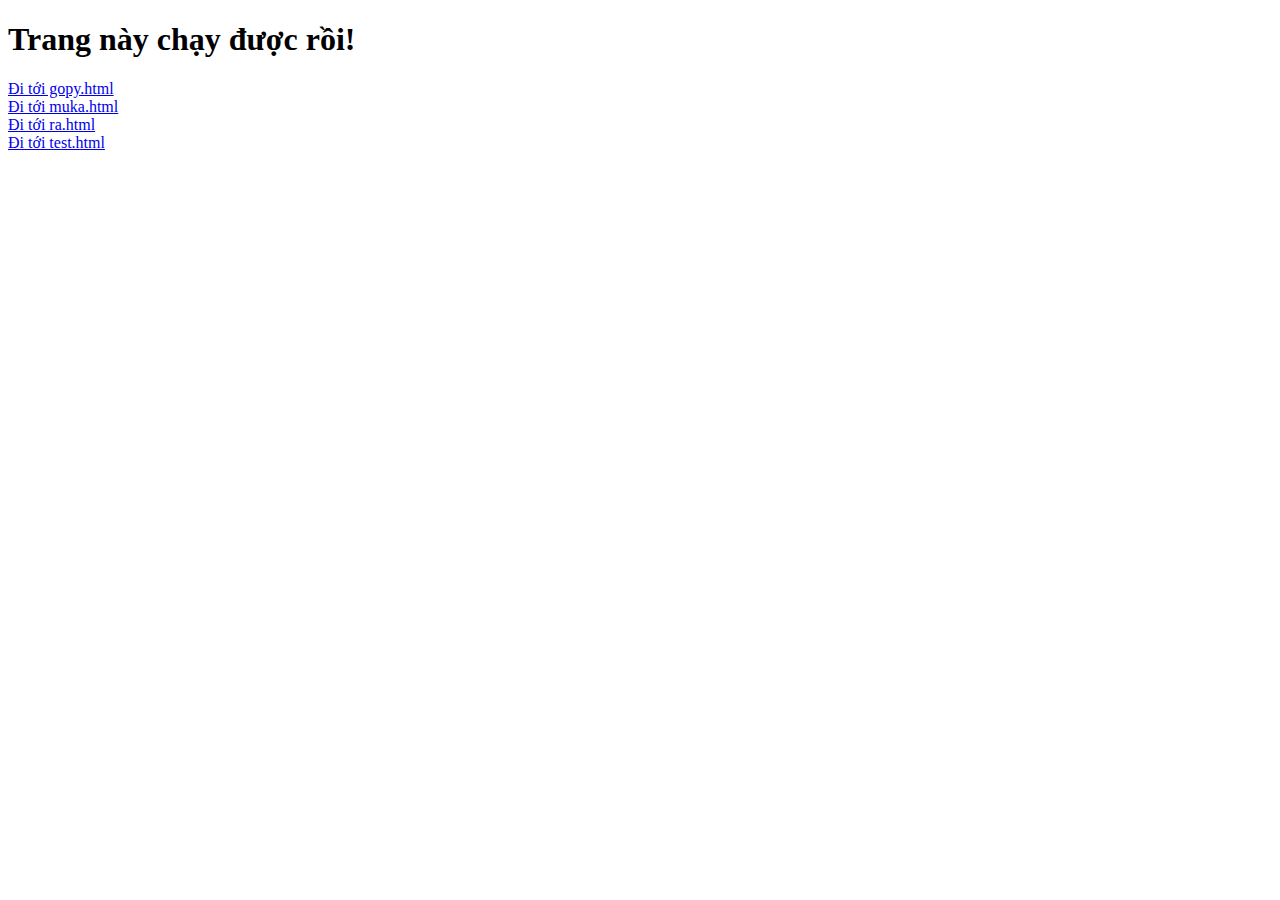
<file: Phạm Hải Đăng_1410/Đăn/index.html>
<!DOCTYPE html>
<html>
<head>
  <meta charset="UTF-8">
  <title>Dawn</title>
</head>
<body>
  <h1>Trang này chạy được rồi!</h1>
  <a href="gopy.html">Đi tới gopy.html</a><br>
  <a href="muka.html">Đi tới muka.html</a><br>
  <a href="ra.html">Đi tới ra.html</a><br>
  <a href="test.html">Đi tới test.html</a>
</body>
</html>
</file>
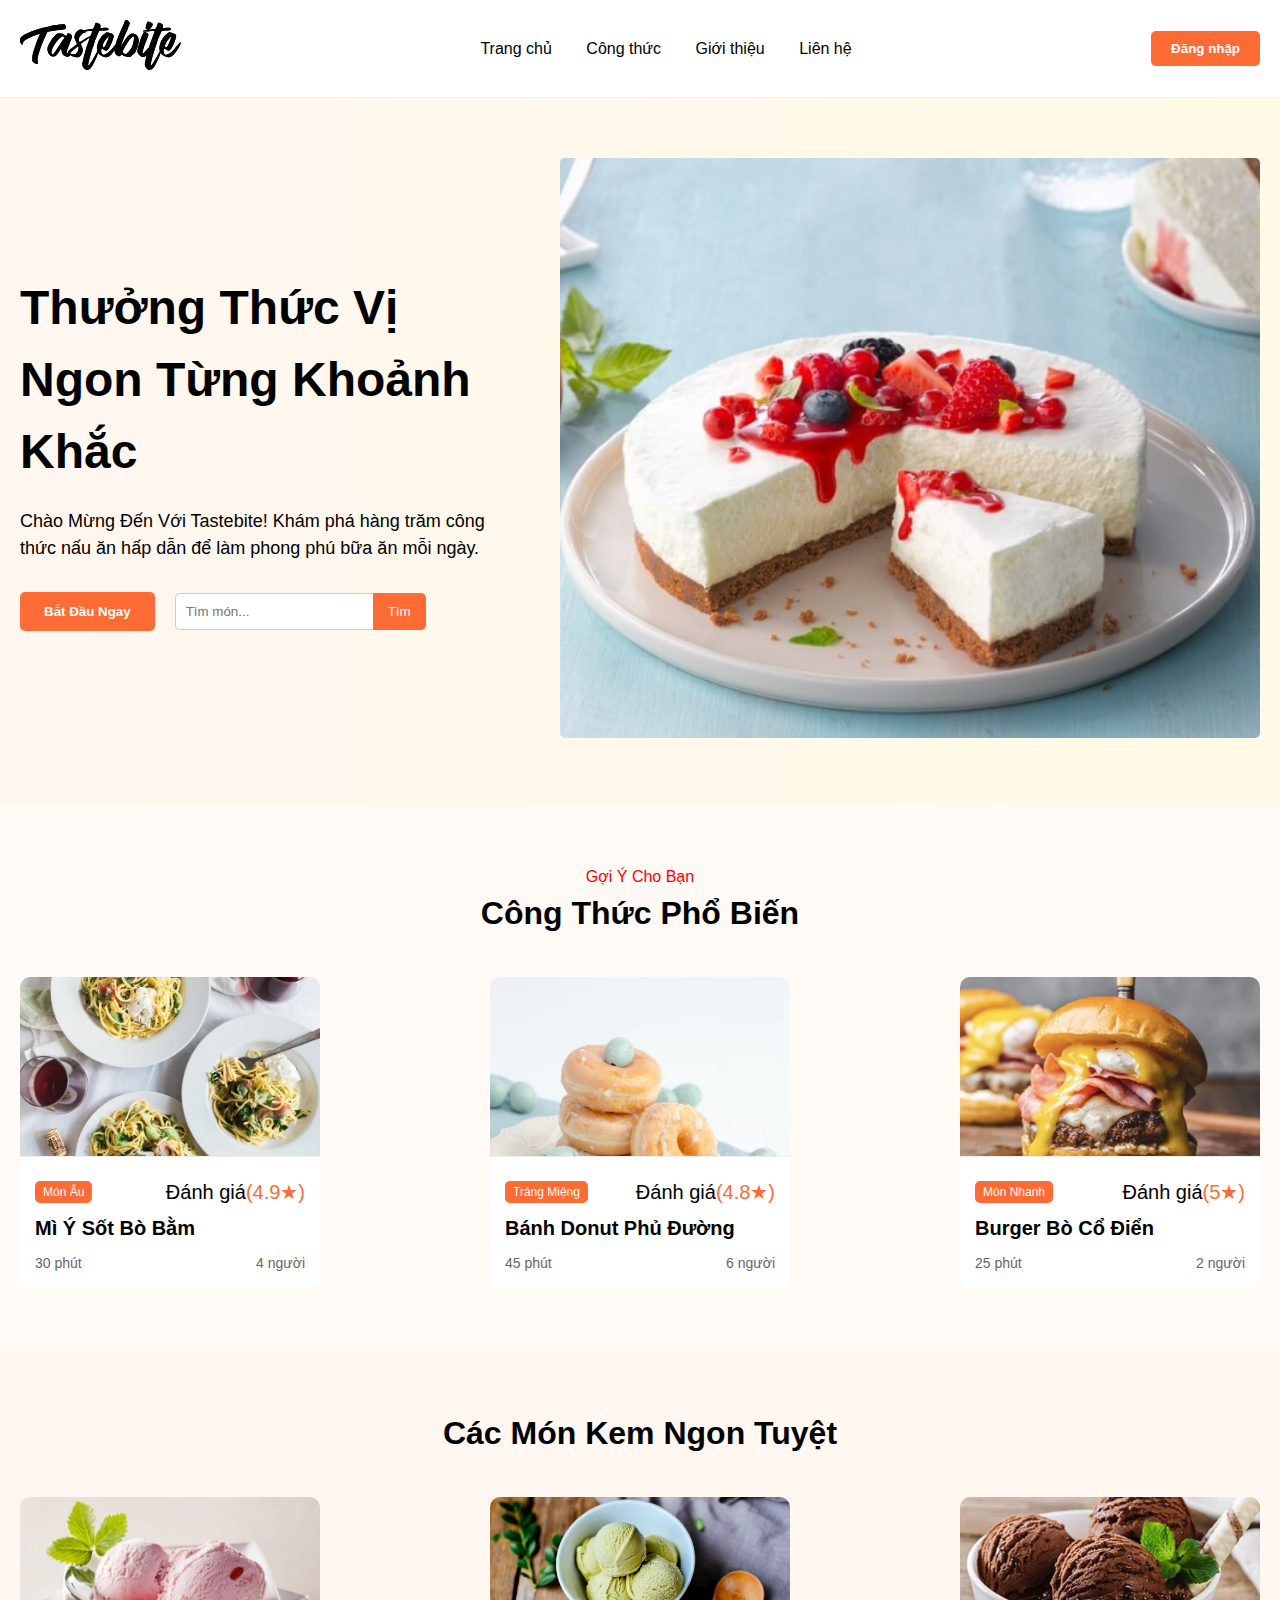
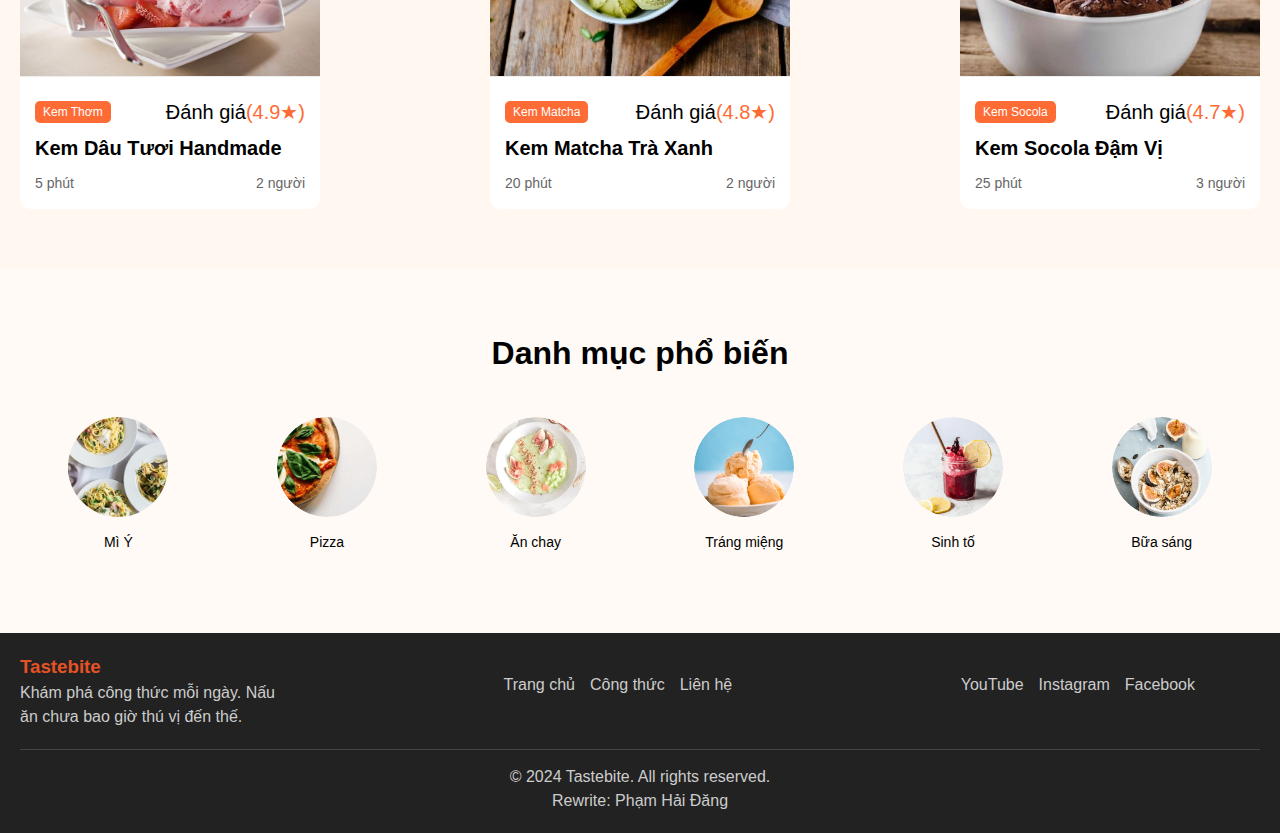
<file: Phạm Hải Đăng_1410/Tastebite.html>
<!DOCTYPE html>
<html lang="en">
<head>
    <meta charset="UTF-8">
    <meta http-equiv="X-UA-Compatible" content="IE=edge">
    <meta name="viewport" content="width=device-width, initial-scale=1.0">
    <link rel="stylesheet" href= "aca.css">
    <title> Trang Chủ WebSite </title>
</head>
<body>
    <header class= "header">

        <div class= "header-inner">

          <div class= "logo">
            <a href= "#"> <img src= "hinh/logo.svg" alt= ""/> </a>
          </div>

          <nav class= "menu">
            <a href= "/Đăn/test.html"> Trang chủ </a>
            <a href= "#"> Công thức </a>
            <a href= "#"> Giới thiệu </a>
            <a href= "#"> Liên hệ </a>
          </nav>

          <button class= "login-btn"> Đăng nhập </button>

        </div>
    </header>
    
      <section class= "banner">

        <div class= "banner-bg"> </div>

        <div class= "banner-content">

          <div class= "banner-text">
            <h1> Thưởng Thức Vị Ngon Từng Khoảnh Khắc </h1>
            <p> Chào Mừng Đến Với Tastebite! Khám phá hàng trăm công thức nấu ăn hấp dẫn để làm phong phú bữa ăn mỗi ngày. </p>

            <div class= "banner-actions">
              <button class= "start-btn"> Bắt Đầu Ngay </button>

              <div class= "search-box">
                <input type= "text" placeholder= "Tìm món..." />
                <button class= "search-btn"> Tìm </button>
              </div>
            </div>
        </div>
          <div class= "banner-image">
            <img src= "hinh/productBanner.jpg" alt= "Banner Image" />
          </div>
        </div>
      </section>
      <section class= "popular-recipes">
        <p class= "chu"> Gợi Ý Cho Bạn </p>
        <h2> Công Thức Phổ Biến </h2>

        <div class= "recipes-list">
          
          <div class="recipe-card">

            <div class= "recipe-img"> <img src= "hinh/Mi-y.jpg" alt= "Món 1" /> </div>

            <div class= "recipe-info">
              <span class= "tag"> Món Âu </span>
              <h3> Mì Ý Sốt Bò Bằm </h3>
              <p> 30 phút <span class="khoang">4 người</span></p>
              <div class="right"><p><span class="chus">Đánh giá</span><span class="co">(4.9★)</span></p></div>
            </div>
          </div>
          <div class= "recipe-card">
            <div class= "recipe-img"> <img src= "hinh/donut.jpg" alt="Món 2" /> </div>
            <div class= "recipe-info">
              <span class= "tag"> Tráng Miệng </span>
              <h3> Bánh Donut Phủ Đường </h3>
              <p> 45 phút <span class="khoang">6 người</span></p>
              <div class="right"><p><span class="chus">Đánh giá</span><span class="co">(4.8★)</span></p></div>
            </div>
          </div>
          <div class= "recipe-card">
            <div class= "recipe-img"> <img src="hinh/burger.jpg" alt="Món 3" /> </div>
            <div class= "recipe-info">
<span class= "tag"> Món Nhanh </span>
              <h3> Burger Bò Cổ Điển </h3>
              <p> 25 phút <span class="khoang">2 người</span></p>
              <div class="right"><p><span class="chus">Đánh giá</span><span class="co">(5★)</span></p></div>
            </div>
          </div>
        </div>
</section>
<section class="ice-cream-section">
        <h2>Các Món Kem Ngon Tuyệt</h2>
        <div class="ice-cream-list">
          <div class="ice-card">
            <div class="ice-img"><img src="./hinh/icecream1.jpg" alt="Kem Dâu Tươi" /></div>
        <div class="ice-info">
          <span class="tag">Kem Thơm</span>
          <h3>Kem Dâu Tươi Handmade</h3>
          <p>5 phút <span class="khoang">2 người</span></p>
          <div class="right"><p><span class="chus">Đánh giá</span><span class="co">(4.9★)</span></p></div>
        </div>
      </div>
      <div class="ice-card">
        <div class="ice-img"><img src="./hinh/icecream2.jpg" alt="Kem Matcha" /></div>
        <div class="ice-info">
          <span class="tag">Kem Matcha</span>
          <h3>Kem Matcha Trà Xanh</h3>
          <p>20 phút <span class="khoang">2 người</span></p>
          <div class="right"><p><span class="chus">Đánh giá</span><span class="co">(4.8★)</span></p></div>
        </div>
      </div>
      <div class="ice-card">
        <div class="ice-img"><img src="./hinh/icecream3.jpg" alt="Kem Socola" /></div>
        <div class="ice-info">
          <span class="tag">Kem Socola</span>
          <h3>Kem Socola Đậm Vị</h3>
          <p>25 phút <span class="khoang">3 người</span></p>
          <div class="right"><p><span class="chus">Đánh giá</span><span class="co">(4.7★)</span></p></div>
        </div>
      </div>
    </div>
  </section>
  <section class="categories">
    <h2>Danh mục phổ biến</h2>
    <div class="categories-list">
      <a href="#">
        <div class="cat-img"><img src="./hinh/Mi-y.jpg" alt="Mì Ý" /></div>
        <p>Mì Ý</p>
      </a>
      <a href="#">
        <div class="cat-img"><img src="./hinh/pizza.png" alt="Pizza" /></div>
        <p>Pizza</p>
      </a>
      <a href="#">
        <div class="cat-img"><img src="./hinh/vegan.png" alt="Ăn chay" /></div>
        <p>Ăn chay</p>
      </a>
      <a href="#">
        <div class="cat-img"><img src="./hinh/dessert.png" alt="Tráng miệng" /></div>
        <p>Tráng miệng</p>
      </a>
      <a href="#">
        <div class="cat-img"><img src="./hinh/smoothie.png" alt="Sinh tố" /></div>
        <p>Sinh tố</p>
      </a>
      <a href="#">
        <div class="cat-img"><img src="./hinh/breakfast.png" alt="Bữa sáng" /></div>
        <p>Bữa sáng</p>
      </a>
    </div>
  </section>
  <footer class="footer">
    <div class="footer-top">
      <div class="fet">
        <h3 class="ahem">Tastebite</h3>
        <p>Khám phá công thức mỗi ngày. Nấu ăn chưa bao giờ thú vị đến thế.</p>
      </div>
<div class="feet">
        <a href="#">Trang chủ</a>
        <a href="#">Công thức</a>
        <a href="#">Liên hệ</a>
      </div>
      <div class="foot">
        <a href="#">Facebook</a>
        <a href="#">Instagram</a>
        <a href="#">YouTube</a>
      </div>
    </div>
    <div class="footer-bottom">
      <hr />
      <p>© 2024 Tastebite. All rights reserved.</p>
      <p>Rewrite: Phạm Hải Đăng</p>
    </div>
</body>
</html>
</file>
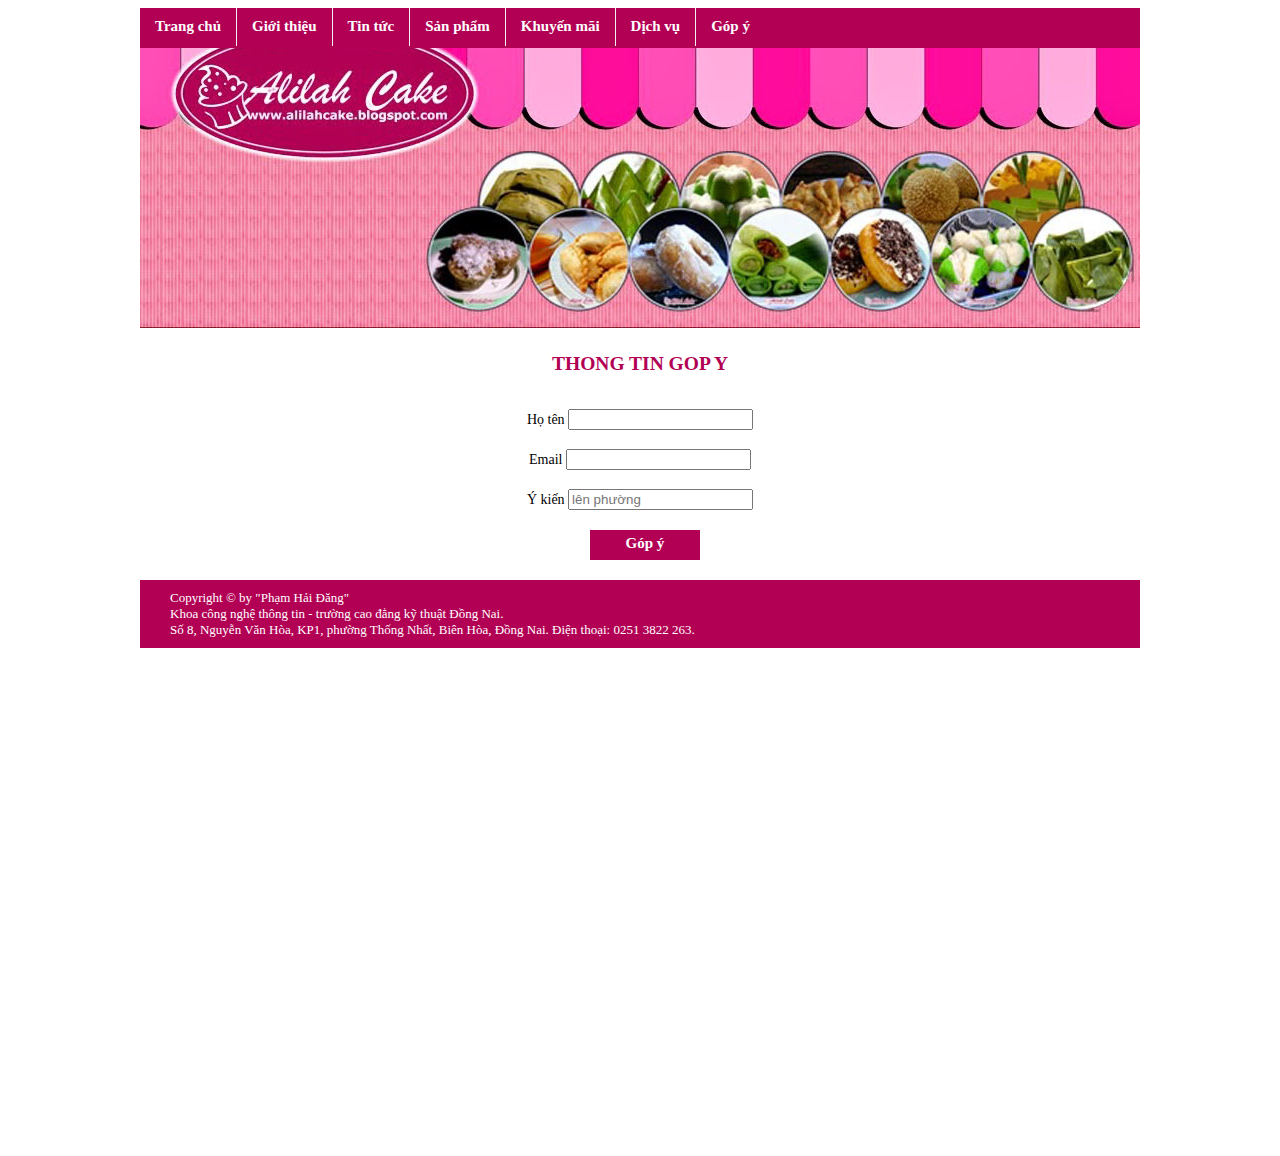
<file: Phạm Hải Đăng_1410/Đăn/gopy.html>
<!DOCTYPE html>
<html lang="en">
<head>
    <meta charset="UTF-8">
    <meta http-equiv="X-UA-Compatible" content="IE=edge">
    <meta name="viewport" content="width=device-width, initial-scale=1.0">
    <title>Alilah Cake</title>
</head>
<link rel="stylesheet" href="./gopy.css">
<body>
   <div class="container">
        <div class="menutop">
            <ul>
                <li><a href="./test.html">Trang chủ</a></li>
                <li><a href="/Tastebite.html">Giới thiệu</a></li>
                <li><a href="https://vnexpress.net/">Tin tức</a></li>
                <li><a href="#">Sản phẩm</a></li>
                <li><a href="#">Khuyến mãi</a></li>
                <li><a href="#">Dịch vụ</a></li>
                <li><a href="#" id="id">Góp ý</a></li>
            </ul>
        </div>
        <div class="banner">
            <img src="./pic cakes/banner.JPG">
        </div>
        <div class="detail">
            <h2>THONG TIN GOP Y</h2>
            <form>
                Họ tên  <input name="Ho ten">
            </form>
            <form>
                Email  <input name="Email">
            </form>
            <form>
                Ý kiến  <input name="Y kien" placeholder="lên phường">
            </form>
            
        </div>
        <div class="gopy"><a href="#">Góp ý</a></div>
        <div class="footer">
            Copyright &copy by "Phạm Hải Đăng"<br>
            Khoa công nghệ thông tin - trường cao đẳng kỹ thuật Đồng Nai.<br>
            Số 8, Nguyễn Văn Hòa, KP1, phường Thống Nhất, Biên Hòa, Đồng Nai. Điện thoại: 0251 3822 263.
        </div>
   </div> 
</body>
</html>
</file>
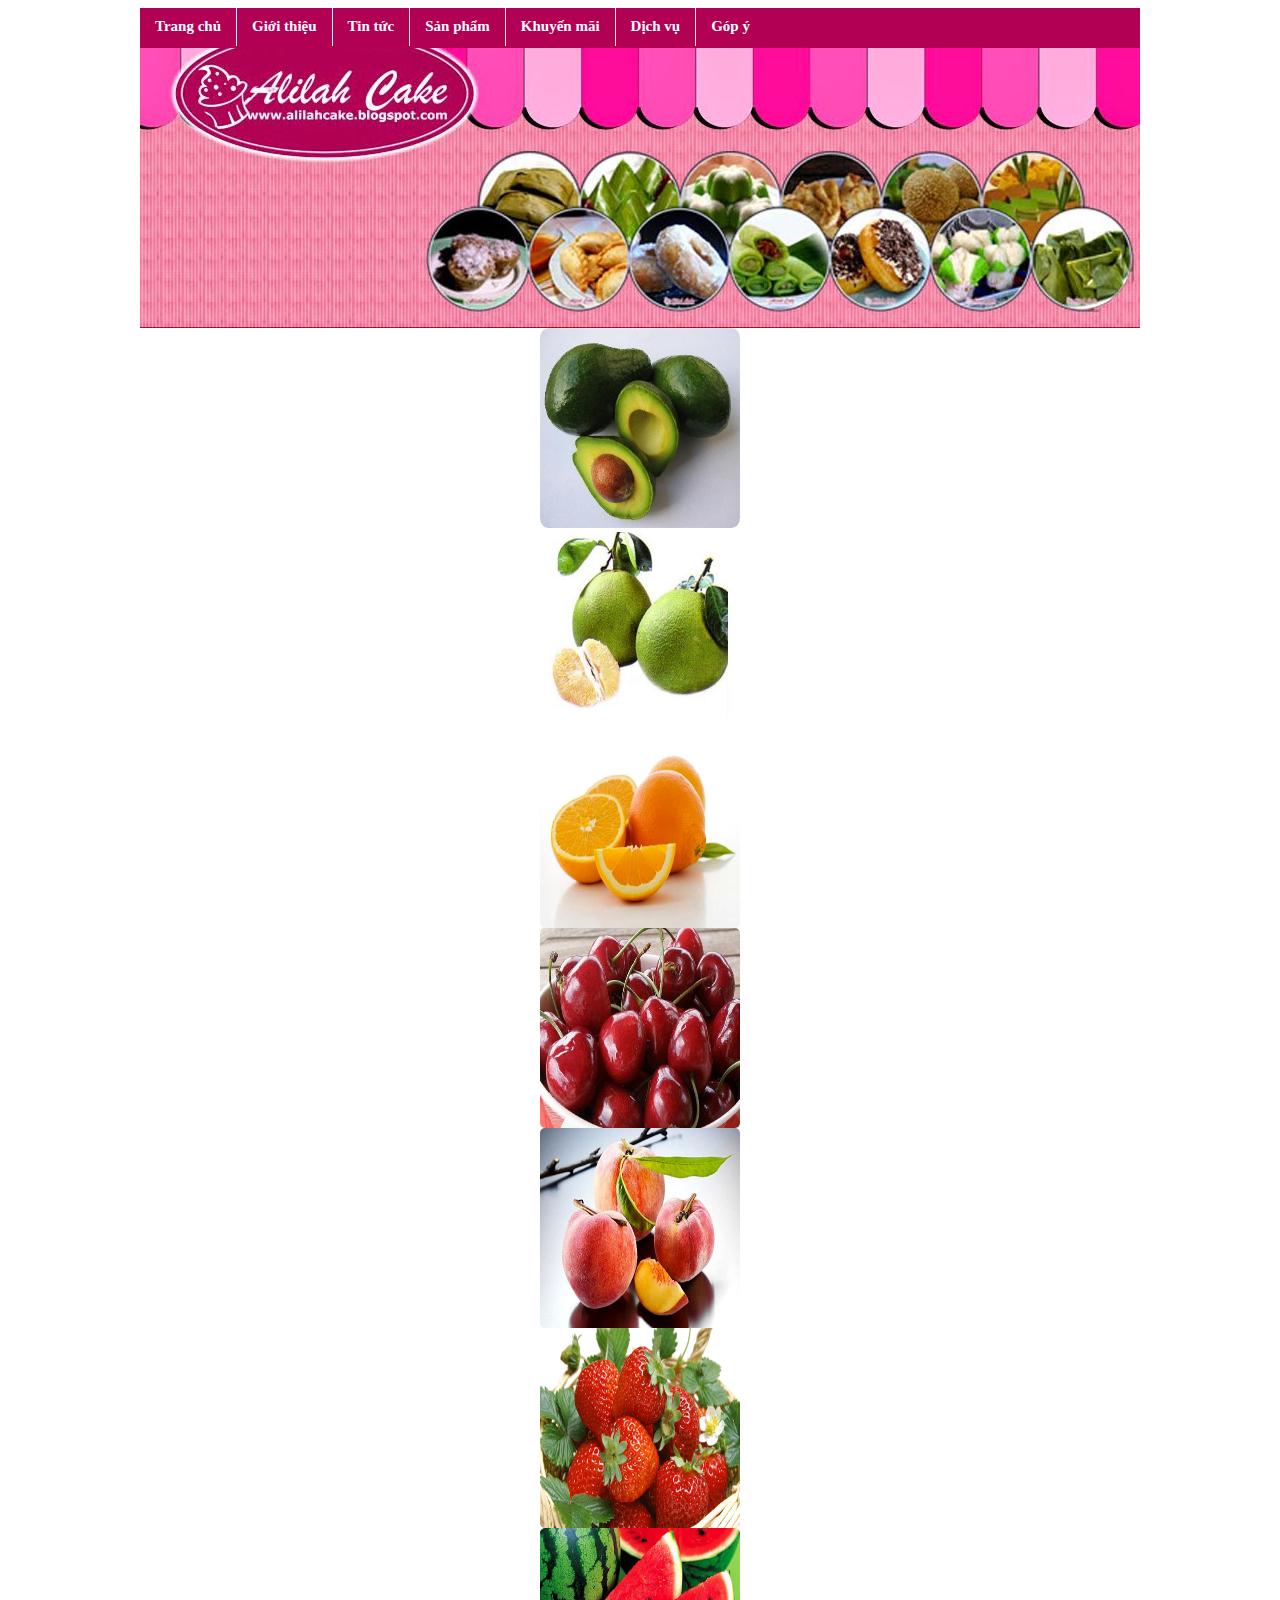
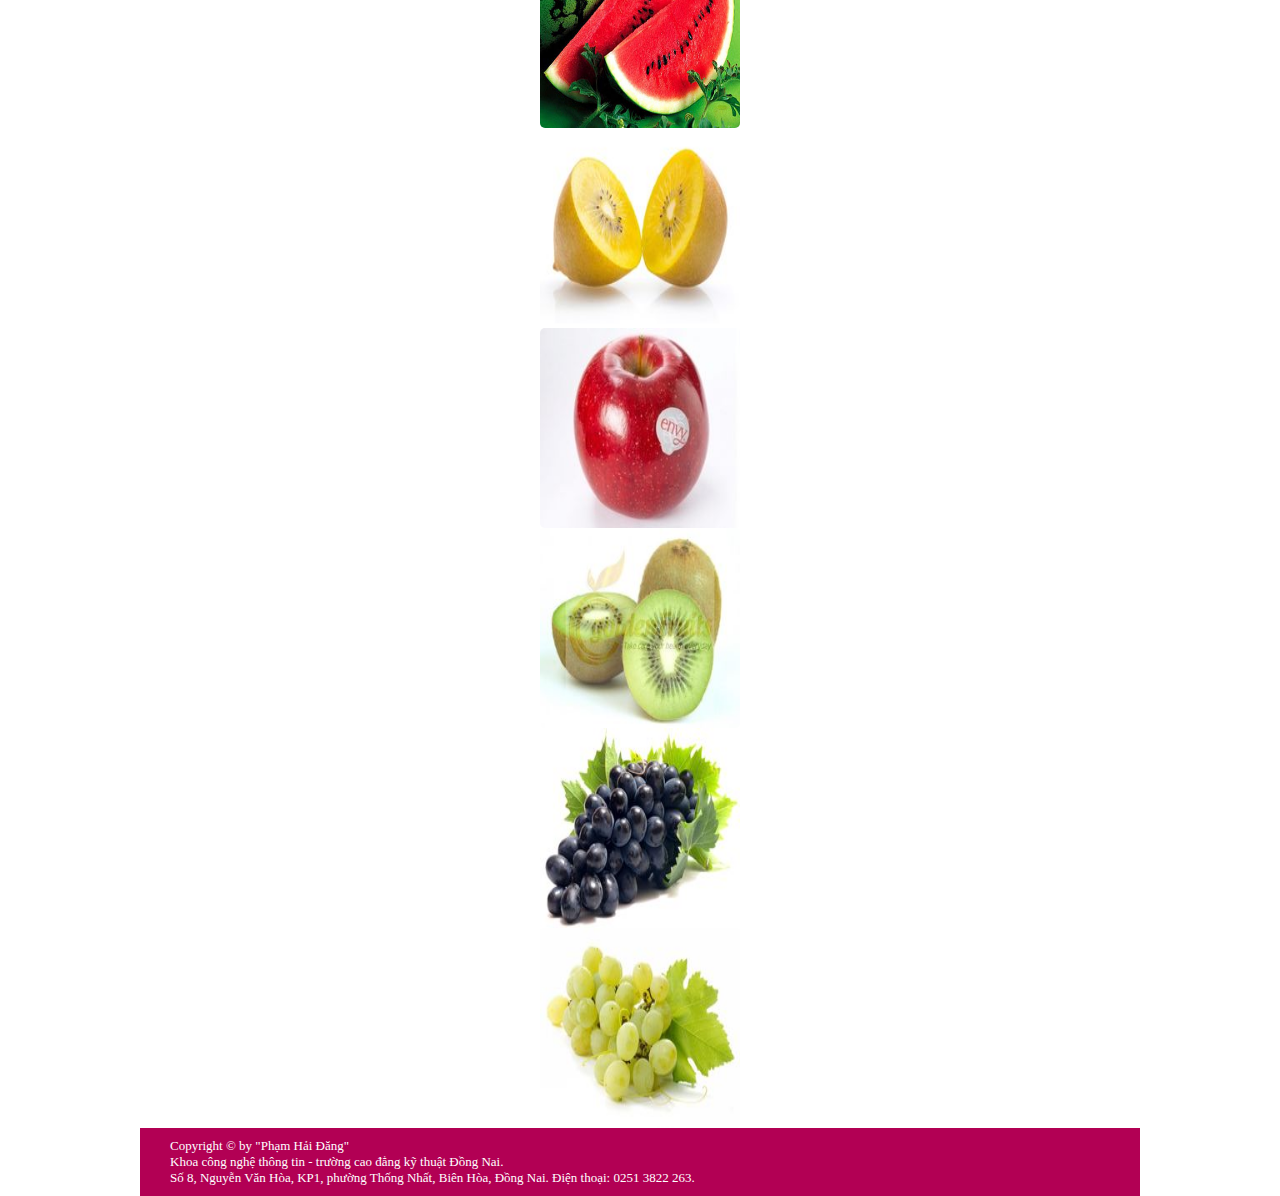
<file: Phạm Hải Đăng_1410/Đăn/ra.html>
<!DOCTYPE html>
<html lang="en">
<head>
    <meta charset="UTF-8">
    <meta http-equiv="X-UA-Compatible" content="IE=edge">
    <meta name="viewport" content="width=device-width, initial-scale=1.0">
    <title>Alilah Cake</title>
</head>
<link rel="stylesheet" href="gopy.css">
<body>
   <div class="container">
        <div class="menutop">
            <ul>
                <li><a href="./test.html">Trang chủ</a></li>
                <li><a href="/Tastebite.html">Giới thiệu</a></li>
                <li><a href="https://vnexpress.net/">Tin tức</a></li>
                <li><a href="#">Sản phẩm</a></li>
                <li><a href="#">Khuyến mãi</a></li>
                <li><a href="#">Dịch vụ</a></li>
                <li><a href="#" id="id">Góp ý</a></li>
            </ul>
        </div>
        <div class="banner">
            <img src="./pic cakes/banner.JPG">
        </div>
        <div class="sp">
            <div class="ca">
            <img src="./hinh/bo-sap-da-lat.jpg" width="200px" height="200px" alt="">
            </div>
            <div class="ca">
            <img src="./hinh/Buoi.jpg" width="200px" height="200px" alt="">
            </div>
            <div class="ca">
            <img src="./hinh/cam-vang.jpg" width="200px" height="200px" alt="">
            </div>
            <div class="ca">
            <img src="./hinh/Cherry.jpg" width="200px" height="200px" alt="">
            </div>
            <div class="ca">
            <img src="./hinh/dao.jpg" width="200px" height="200px" alt="">
            </div>
            <div class="ca">
            <img src="./hinh/dau-tay.gif" width="200px" height="200px" alt="">
            </div>
            <div class="ca">
            <img src="./hinh/Dua-hau.jpg" width="200px" height="200px" alt="">
            </div>
            <div class="ca">
            <img src="./hinh/kiwi-vang.jpg" width="200px" height="200px" alt="">
            </div>
            <div class="ca">
            <img src="./hinh/envy.jpg" width="200px" height="200px" alt="">
            </div>
            <div class="ca">
            <img src="./hinh/kiwi-xanh.jpg" width="200px" height="200px" alt="">
            </div>
            <div class="ca">
            <img src="./hinh/nho-den.jpg" width="200px" height="200px" alt="">
            </div>
            <div class="ca">
            <img src="./hinh/nho-xanh.jpg" width="200px" height="200px" alt="">
            </div>
        </div>
        <div class="footer">
            Copyright &copy by "Phạm Hải Đăng"<br>
            Khoa công nghệ thông tin - trường cao đẳng kỹ thuật Đồng Nai.<br>
            Số 8, Nguyễn Văn Hòa, KP1, phường Thống Nhất, Biên Hòa, Đồng Nai. Điện thoại: 0251 3822 263.
        </div>
   </div> 
</body>
</html>
</file>
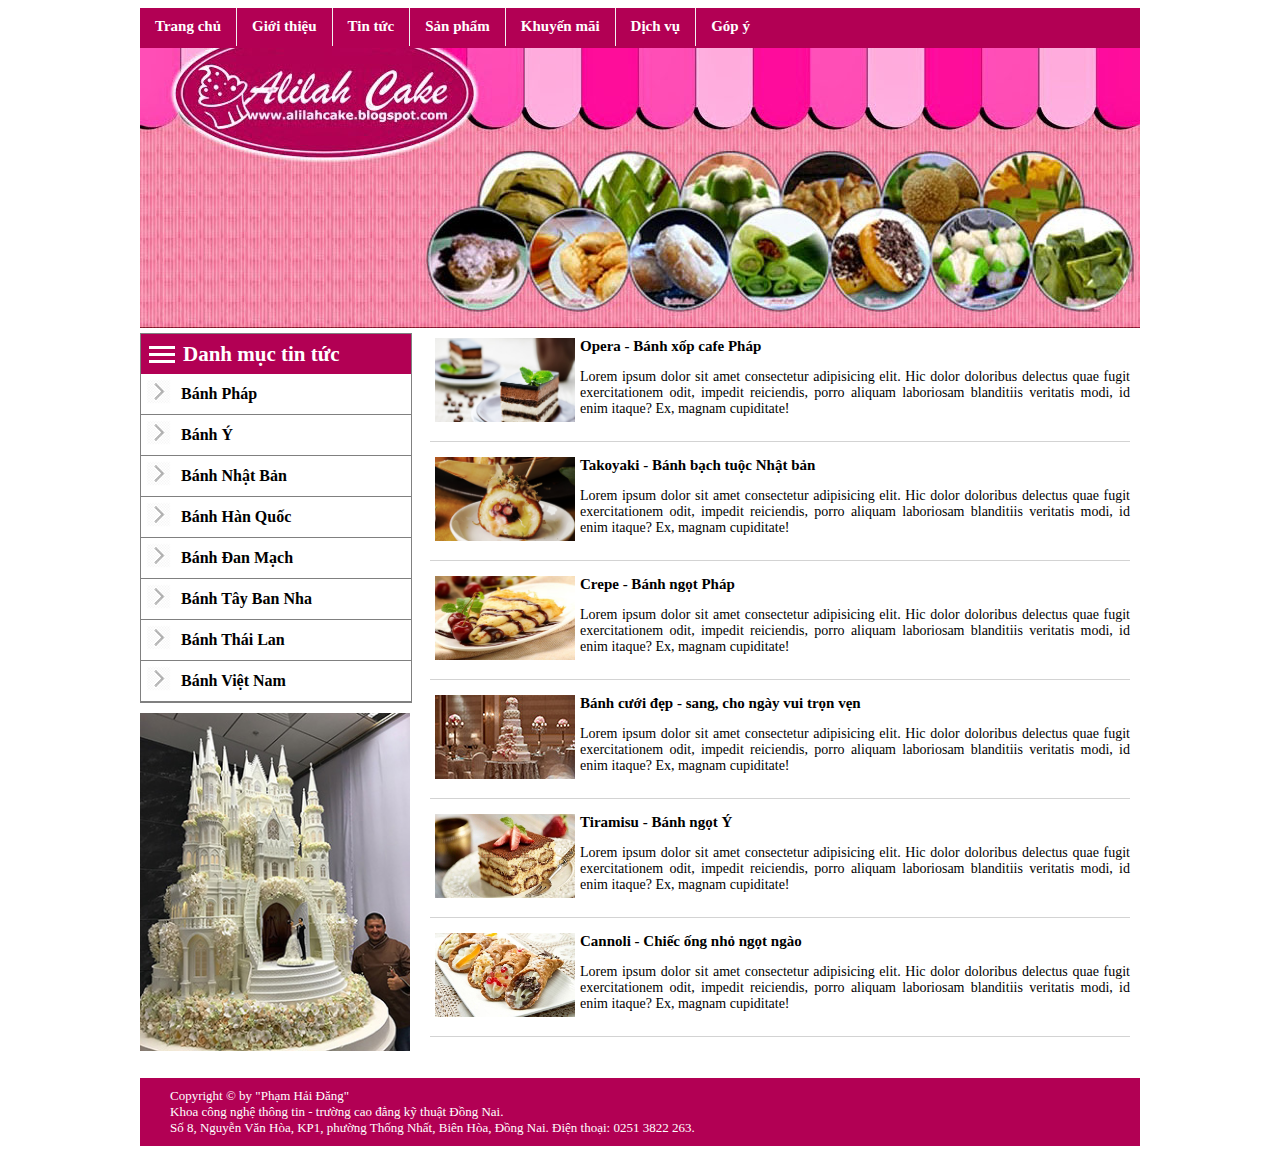
<file: Phạm Hải Đăng_1410/Đăn/test.html>
<!DOCTYPE html>
<html lang="en">
<head>
    <meta charset="UTF-8">
    <meta http-equiv="X-UA-Compatible" content="IE=edge">
    <meta name="viewport" content="width=device-width, initial-scale=1.0">
    <title>Alilah Cake</title>
</head>
<link rel="stylesheet" href="./Tiembanh.css">
<body>
   <div class="container">
        <div class="menutop">
            <ul>
                <li><a href="./test.html">Trang chủ</a></li>
                <li><a href="/Tastebite.html">Giới thiệu</a></li>
                <li><a href="https://vnexpress.net/">Tin tức</a></li>
                <li><a href="#">Sản phẩm</a></li>
                <li><a href="#">Khuyến mãi</a></li>
                <li><a href="#">Dịch vụ</a></li>
                <li><a href="./gopy.html" id="id">Góp ý</a></li>
            </ul>
        </div>
        <div class="banner">
            <img src="./pic cakes/banner.JPG">
        </div>
        <div class="detail">
            <div class="left">
                <div class="lefttop">
                    <div class="danhmuc">
                        <img src="./pic cakes/menu-icon-8.png">
                        <h2>Danh mục tin tức</h2>
                    </div>
                    <ul>
                        <img src="./pic cakes/greater-than-2.png"><li><a href="#">Bánh Pháp</a></li>
                        <img src="./pic cakes/greater-than-2.png"><li><a href="#">Bánh Ý</a></li>
                        <img src="./pic cakes/greater-than-2.png"><li><a href="#">Bánh Nhật Bản</a></li>
                        <img src="./pic cakes/greater-than-2.png"><li><a href="#">Bánh Hàn Quốc</a></li>
                        <img src="./pic cakes/greater-than-2.png"><li><a href="#">Bánh Đan Mạch</a></li>
                        <img src="./pic cakes/greater-than-2.png"><li><a href="#">Bánh Tây Ban Nha</a></li>
                        <img src="./pic cakes/greater-than-2.png"><li><a href="#">Bánh Thái Lan</a></li>
                        <img src="./pic cakes/greater-than-2.png"><li><a href="#">Bánh Việt Nam</a></li>
                    </ul>
                </div>
                <div class="leftbot">
                    <img src="./pic cakes/banh-kem-thap-2.jpg" width="270px">
                </div>
            </div>
                <div class="right">
                <div class="rightbox">
                    <img src="./pic cakes/Opera.jpg" height="84px" width="140px">
                    <h2>Opera - Bánh xốp cafe Pháp</h2>
                    <p>Lorem ipsum dolor sit amet consectetur adipisicing elit. Hic dolor doloribus delectus quae fugit exercitationem odit, impedit reiciendis, porro aliquam laboriosam blanditiis veritatis modi, id enim itaque? Ex, magnam cupiditate!</p>
                </div>
                <div class="rightbox">
                    <img src="./pic cakes/Banh-bach-tuoc.png" height="84px" width="140px">
                    <h2>Takoyaki - Bánh bạch tuộc Nhật bản</h2>
                    <p>Lorem ipsum dolor sit amet consectetur adipisicing elit. Hic dolor doloribus delectus quae fugit exercitationem odit, impedit reiciendis, porro aliquam laboriosam blanditiis veritatis modi, id enim itaque? Ex, magnam cupiditate!</p>
                </div>
                <div class="rightbox">
                    <img src="./pic cakes/Crepe.jpg" height="84px" width="140px">
                    <h2>Crepe - Bánh ngọt Pháp</h2>
                    <p>Lorem ipsum dolor sit amet consectetur adipisicing elit. Hic dolor doloribus delectus quae fugit exercitationem odit, impedit reiciendis, porro aliquam laboriosam blanditiis veritatis modi, id enim itaque? Ex, magnam cupiditate!</p>
                </div>
                <div class="rightbox">
                    <img src="./pic cakes/banh-cuoi.jpg" height="84px" width="140px">
                    <h2>Bánh cưới đẹp - sang, cho ngày vui trọn vẹn</h2>
                    <p>Lorem ipsum dolor sit amet consectetur adipisicing elit. Hic dolor doloribus delectus quae fugit exercitationem odit, impedit reiciendis, porro aliquam laboriosam blanditiis veritatis modi, id enim itaque? Ex, magnam cupiditate!</p>
                </div>
                <div class="rightbox">
                    <img src="./pic cakes/Tiramisu.jpg" height="84px" width="140px">
                    <h2>Tiramisu - Bánh ngọt Ý</h2>
                    <p>Lorem ipsum dolor sit amet consectetur adipisicing elit. Hic dolor doloribus delectus quae fugit exercitationem odit, impedit reiciendis, porro aliquam laboriosam blanditiis veritatis modi, id enim itaque? Ex, magnam cupiditate!</p>
                </div>
                <div class="rightbox">
                    <img src="./pic cakes/Cannoli.jpg" height="84px" width="140px">
                    <h2>Cannoli - Chiếc ống nhỏ ngọt ngào</h2>
                    <p>Lorem ipsum dolor sit amet consectetur adipisicing elit. Hic dolor doloribus delectus quae fugit exercitationem odit, impedit reiciendis, porro aliquam laboriosam blanditiis veritatis modi, id enim itaque? Ex, magnam cupiditate!</p>
                </div>
            </div>
        </div>
        <div class="footer">
            Copyright &copy by "Phạm Hải Đăng"<br>
            Khoa công nghệ thông tin - trường cao đẳng kỹ thuật Đồng Nai.<br>
            Số 8, Nguyễn Văn Hòa, KP1, phường Thống Nhất, Biên Hòa, Đồng Nai. Điện thoại: 0251 3822 263.
        </div>
   </div> 
</body>
</html>
</file>
<file: Phạm Hải Đăng_1410/aca.css>
* {
    margin: 0;
    padding: 0;
    box-sizing: border-box;
}

body {
    font-family: 'Playfair Display', Arial, sans-serif;
    background-color: #fffaf5;
    color: #000;
    width: 1280px;
    margin: 0 auto;
    line-height: 1.5;
}
  
a {
    text-decoration: none;
    color: inherit;
    cursor: pointer;
}

a:hover {
    cursor: pointer;
}

.header {
    background: white;
    border-bottom: 1px solid #eee;
}

.header-inner {
    display: flex;
    align-items: center;
    justify-content: space-between;
    max-width: 1280px;
    margin: 0 auto;
    padding: 20px;
}

.logo img {
    height: 50px;
}

.menu a {
    margin: 0 15px;
    font-size: 16px;
    color: #000;
}

.chu {
    color: Red;
    text-align: center;
}

.menu a.active, .menu a:hover {
    color: #ff6b35;
}

.login-btn {
    background-color: #ff6b35;
    color: white;
    border: none;
    padding: 10px 20px;
    font-weight: bold;
    border-radius: 5px;
    transition: background-color 0.3s;
}

.login-btn:hover {
    background-color: #e55325;
}
  
.banner {
    position: relative;
    overflow: hidden;
}

.banner-bg {
    position: absolute;
    top: 0; left: 0; right: 0; bottom: 0;
    background: linear-gradient(to right, #fff7f0, #fffae6);
    z-index: 0;
}

.banner-content {
    position: relative;
    display: flex;
    align-items: center;
    max-width: 1280px;
    margin: 0 auto;
    padding: 60px 20px;
    z-index: 1;
}

.banner-text {
    flex: 1;
}

.banner-text h1 {
    color: #000;
    font-size: 48px;
    margin-bottom: 20px;
}

.banner-text p {
    font-size: 18px;
    margin-bottom: 30px;
}

.banner-actions {
    display: flex;
    align-items: center;
}

.start-btn {
    background-color: #ff6b35;
    color: #fff;
    border: none;
    padding: 12px 24px;
    font-weight: bold;
    border-radius: 5px;
    margin-right: 20px;
    transition: background-color 0.3s;
}

.start-btn:hover {
    background-color: #e55325;
}

.search-box {
    display: flex;
}

.search-box input {
    border: 1px solid #ccc;
    border-right: none;
    padding: 10px;
    border-top-left-radius: 5px;
    border-bottom-left-radius: 5px;
}

.search-box .search-btn {
    background-color: #ff6b35;
    color: white;
    border: none;
    padding: 10px 15px;
    border-top-right-radius: 5px;
    border-bottom-right-radius: 5px;
    cursor: pointer;
}

.search-box .search-btn:hover {
    background-color: #e55325;
}

.banner-image img {
    width: 700px;
    height: 580px;
    object-fit: cover;
    margin-left: 40px;
    border-radius: 5px;
}
  
.popular-recipes {
    padding: 60px 20px;
    max-width: 1280px;
    margin: 0 auto;
}

.popular-recipes h2 {
    text-align: center;
    margin-bottom: 40px;
    font-size: 32px;
}

.recipes-list {
    display: flex;
    justify-content: space-between;
}

.recipe-card {
    width: 300px;
    background: white;
    border-radius: 10px;
    overflow: hidden;
    transition: transform 0.3s, box-shadow 0.3s;
}

.recipe-card:hover {
transform: translateY(-10px);
    box-shadow: 0 10px 20px rgba(0,0,0,0.1);
}

.recipe-card .recipe-img img {
    width: 100%;
    height: 180px;
    object-fit: cover;
  border-bottom: 1px solid #eee;
}

.recipe-info {
    padding: 15px;
}

.recipe-info .tag {
    display: inline-block;
    background-color: #ff6b35;
    color: white;
    border-radius: 5px;
    padding: 2px 8px;
    font-size: 12px;
    margin-bottom: 10px;
}

.recipe-info h3 {
    font-size: 20px;
    margin-bottom: 10px;
}

.recipe-info p {
    color: #666;
    font-size: 14px;
}
  
.ice-cream-section {
    background-color: #fff7f0;
    padding: 60px 20px;
}

.ice-cream-section h2 {
    text-align: center;
    font-size: 32px;
    margin-bottom: 40px;
}

.ice-cream-list {
    display: flex;
    justify-content: space-between;
}

.ice-card {
    width: 300px;
    background: white;
    border-radius: 10px;
    overflow: hidden;
    transition: transform 0.3s, box-shadow 0.3s;
}

.ice-card:hover {
    transform: translateY(-10px);
    box-shadow: 0 10px 20px rgba(0,0,0,0.1);
}

.ice-card .ice-img img {
    width: 100%;
    height: 180px;
    object-fit: cover;
    border-bottom: 1px solid #eee;
}

.ice-info {
    padding: 15px;
}

.ice-info .tag {
    display: inline-block;
    background-color: #ff6b35;
    color: white;
    border-radius: 5px;
    padding: 2px 8px;
    font-size: 12px;
    margin-bottom: 10px;
}

.ice-info h3 {
    font-size: 20px;
    margin-bottom: 10px;
}

.ice-info p {
    color: #666;
    font-size: 14px;
}

.categories {
    padding: 60px 20px;
    max-width: 1280px;
    margin: 0 auto;
}

.categories h2 {
    text-align: center;
    font-size: 32px;
    margin-bottom: 40px;
}

.categories-list {
    display: flex;
    flex-wrap: wrap;
    justify-content: space-between;
}

.categories-list a {
    border-radius: 10%;
    width: calc(100%/6 - 10px);
    text-align: center;
    margin-bottom: 20px;
    transition: transform 0.3s, box-shadow 0.3s;
}

.categories-list a:hover {
    transform: scale(1.1);
    box-shadow: 0 10px 30px rgba(0,0,0,0.1);
}

.categories-list .cat-img img {
    width: 100px;
    height: 100px;
    border-radius: 50%;
    object-fit: cover;
}

.categories-list p {
    margin-top: 8px;
    font-size: 14px;
}
  
.footer {
    background-color: #222;
    color: #ccc;
    padding: 20px 20px;
}

.footer-top {
    max-width: 1280px;
    margin: 0 auto;
    display: flex;
    justify-content: space-between;
}

.footer-section {
    width: 30%;
}

.footer-section h3 {
    color: #fff;
    margin-bottom: 15px;
}

.footer-section a {
    display: block;
    margin-bottom: 8px;
    color: #ccc;
    font-size: 14px;
}

.footer-section a:hover {
    color: #fff;
}

.footer-bottom {
    max-width: 1280px;
    margin: 20px auto 0;
    text-align: center;
    color: #ccc;
    
}

.footer-bottom hr {
    border: none;
    border-top: 1px solid #444;
    margin-bottom: 15px;
}
.right{
    float: right;
    margin-top: -97px;
}
.co{
    color: #ff6b35;
    font-size: 20px;
}
.chus{
    font-size: 20px;
    color: black;
}
.khoang{
    float: right;
}

.feet{
    display: flex;
}
.feet a{
    padding-top: 20px;
    padding-right: 15px;
}




.foot{
    margin-right: 50px;
}
.foot a{
    float: right;
    padding-top: 20px;
    padding-right: 15px;
}
.ahem{
    color: #e55325;
    font-family: 'Franklin Gothic Medium', 'Arial Narrow', Arial, sans-serif;
}
.fet{
    width: 270px;
}
</file>
<file: Phạm Hải Đăng_1410/Đăn/gopy.css>
.container {
  width: 1000px;
  height: 1140px;
  font-size: 13px;
  font-family: tahoma;
  margin: 0px auto;
}

.menutop {
  background-color: #b20054;
  height: 40px;
  width: auto;
}
.menutop li {
  list-style-type: none;
  display: flex;
  float: left;
}

.menutop ul {
  padding: 0px;
  margin: 0px;
}

.menutop li a {
  text-decoration: none;
  color: white;
  font-size: 15px;
  font-weight: bold;
  border-right: 1px solid #f1f1f1;
  padding: 10px 15px 11px 15px;
  float: left;
}

.menutop li a:hover {
  color: lawngreen;
  font-weight: bold;
  background-color: darkblue;
  font-size: 15px;
  transition: 0.3s;
}

.menutop li a:active {
  color: gold;
}

.banner {
  height: 280px;
  width: 1000px;
}

#id {
  border-right: 0px;
}

.detail {
  text-align: center;
  line-height: 40px;
}
.detail h2 {
  color: #b20054;
}
.gopy {
  width: 100px;
  height: 20px;
  background-color: #b20054;
  padding: 5px;
  margin: 10px 0px 20px 450px;
  color: white;
  text-align: center;
  font-size: 15px;
  font-weight: bold;
}
.gopy a {
  text-decoration: none;
  color: white;
}
.gopy a:hover {
  color: black;
}
form {
  font-size: 14px;
}
.footer {
  width: 940px;
  float: left;
  background-color: #b20054;
  color: white;
  padding: 10px 30px;
}
.sp img{
  display: flex;
  margin: 0 auto;
  border-radius: 5px;
  justify-content: space-around;
}
.ca{
  
}
</file>
<file: Phạm Hải Đăng_1410/Đăn/Tiembanh.css>
.container{
    width: 1000px;
    height: 1140px;
    font-size: 13px;
    font-family: tahoma;
    margin: 0px auto;
}

.menutop{
    background-color: #b20054;
    
    height: 40px;
    width: auto;
}
.menutop li{
    list-style-type: none;
    display: flex;
    float: left;
}

.menutop ul{
    padding: 0px;
    margin: 0px;
}

.menutop li a{
    text-decoration: none;
    color:white;
    font-size: 15px;
    font-weight: bold;
    border-right: 1px solid #f1f1f1;
    padding: 10px 15px 11px 15px;
    float: left;
}

.menutop li a:hover{
    color: white;
    background-color: #1949b5;
    font-size: 15px;
    transition: 0.3s;
}

.menutop li a:active{
    color: palegoldenrod;
}

.banner{
    height: 280px;
    width: 1000px;
}

#id{
    border-right: 0px;
}

.detail{
    width: auto;
    height: 750px;
    float: left;
}

.left{
    height: auto;
    width: 270px;
    float: left;
}

.lefttop{
    float: left;
    border: 1px solid gray;
    margin-top: 5px;
    margin-bottom: 10px;
}

.danhmuc img{
    float: left;
    padding: 5px;
}

.danhmuc{
    width: 270px;
    height: 40px;
    background-color: #b20054;
    float: left;
    font-size: 14px;
    color: white;
}

.danhmuc h2{
    padding-top: 8px;
    float: left;
    margin: 0px;
}

.lefttop ul{
    padding: 0px;
    margin: 0px;
}

.lefttop li{
    display: block;
    border-bottom: 1px solid gray;
    list-style-type: none;
}

.lefttop li a{
    text-decoration: none;
    color: black;
    font-weight: bold;
    /*border: 1px solid black;*/
    font-size: 16px;
    margin: 10px;
    line-height: 40px;
}

.lefttop img{
    float: left;
    padding-left: 5px;
    padding-top: 5px;
}

.lefttop li a:hover{
    color: red;
}

.right{
    height: auto;
    width: 700px;
    margin-left: 20px;
    float: left;
    margin-top: 5px;
}

.rightbox{
    float: left;
    margin-bottom: 10px;
    border-bottom: 1px lightgray solid;
    padding-bottom: 10px;
}

.rightbox img{
    float: left;
    padding: 5px;
}

.rightbox h2{
    padding: 0px;
    font-size: 15px;
    margin: 5px;
}

.rightbox p{
    text-align: justify;
    font-size: 14px;
}

.footer{
    width: 940px;
    float: left;
    background-color: #b20054;
    color: white;
    padding: 10px 30px;
}
</file>
